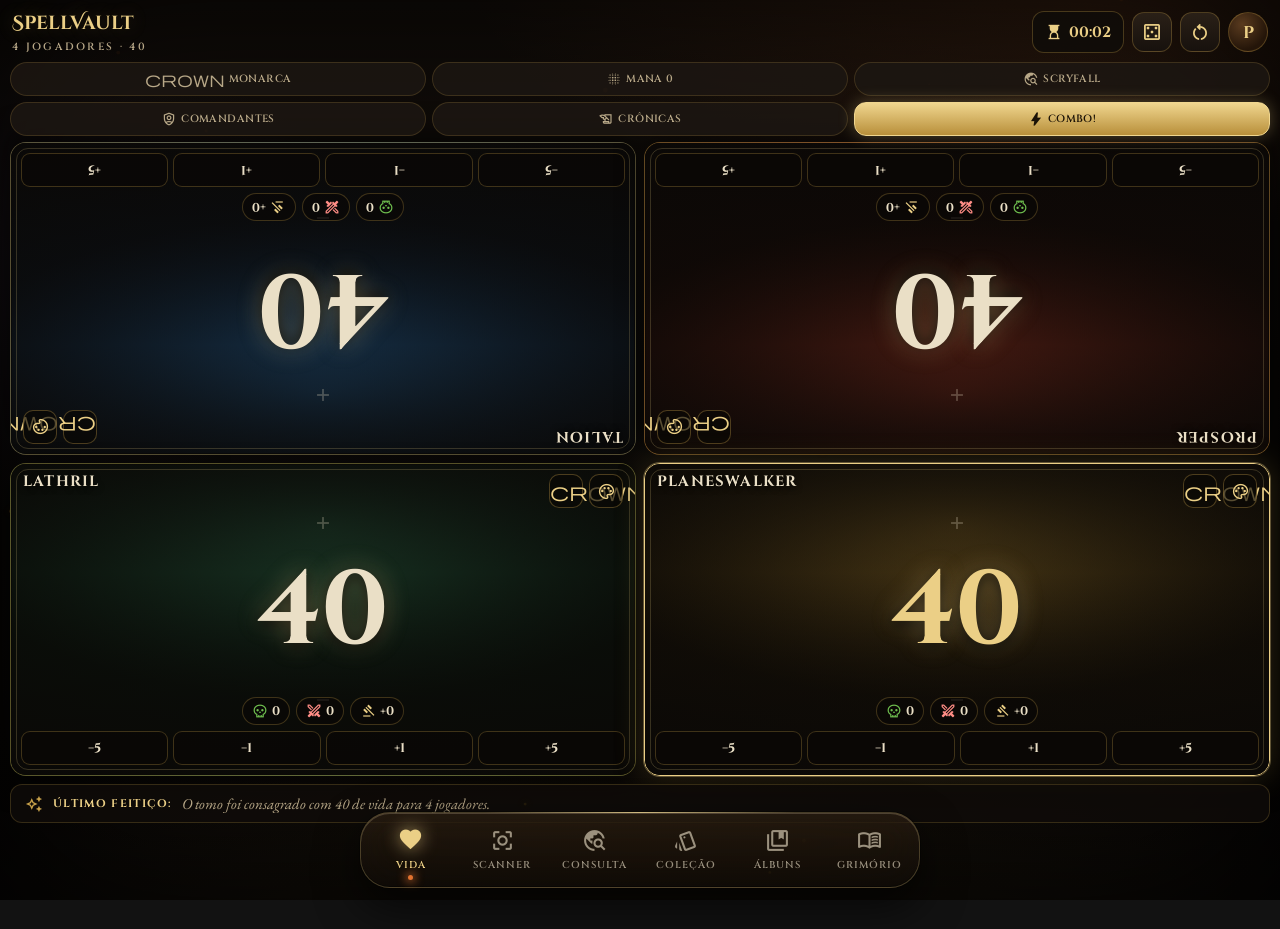
<file: index.html>
<!doctype html>
<html lang="pt-BR">
  <head>
    <meta charset="UTF-8" />
    <meta name="viewport" content="width=device-width, initial-scale=1, viewport-fit=cover" />
    <title>SpellVault</title>
    <meta name="description" content="Grimório do jogador de Magic: marcador de vida para Commander, scanner de cartas, coleção e álbuns com o lugar exato de cada carta." />
    <meta name="theme-color" content="#0a0806" />
    <link rel="icon" href="data:image/svg+xml,%3Csvg xmlns='http://www.w3.org/2000/svg' viewBox='0 0 32 32'%3E%3Crect width='32' height='32' rx='7' fill='%230a0806'/%3E%3Cpath d='M16 4l3 7 7 1-5 5 1 8-6-4-6 4 1-8-5-5 7-1z' fill='none' stroke='%23ebcf86' stroke-width='1.6'/%3E%3C/svg%3E" />
    <link rel="preconnect" href="https://fonts.googleapis.com" />
    <link rel="preconnect" href="https://fonts.gstatic.com" crossorigin />
    <link href="https://fonts.googleapis.com/css2?family=Cinzel:wght@500;600;700;800&family=Cinzel+Decorative:wght@700&family=EB+Garamond:ital,wght@0,400;0,500;0,600;1,400;1,500&display=swap" rel="stylesheet" />
    <link href="https://fonts.googleapis.com/css2?family=Material+Symbols+Outlined:opsz,wght,FILL,GRAD@20..48,300..600,0..1,0&display=block" rel="stylesheet" />
    <link rel="stylesheet" href="assets/css/app.css" />
  </head>
  <body>
    <canvas id="brasas" aria-hidden="true"></canvas>
    <main id="app"></main>
    <nav class="nav-vidro" id="nav" aria-label="Navegação principal"></nav>
    <div class="veu" id="veu" hidden></div>
    <section class="folha" id="folha" role="dialog" aria-modal="true" hidden></section>
    <div class="toast" id="toast" role="status" aria-live="polite"></div>

    <script src="assets/js/versao.js"></script>
    <script src="assets/js/modo.js"></script>
    <script src="assets/js/ui.js"></script>
    <script src="assets/js/scryfall.js"></script>
    <script src="assets/js/dados.js"></script>
    <script src="assets/js/liga.js"></script>
    <script src="assets/js/vida.js"></script>
    <script src="assets/js/vida-extra.js"></script>
    <script src="assets/js/colecao.js"></script>
    <script src="assets/js/desejos.js"></script>
    <script src="assets/js/detalhe.js"></script>
    <script src="assets/js/consulta.js"></script>
    <script src="assets/js/albuns.js"></script>
    <script src="assets/js/album3d.js"></script>
    <script src="assets/js/forja.js"></script>
    <script src="assets/js/scanner.js"></script>
    <script src="assets/js/grimorio.js"></script>
    <script src="assets/js/app.js"></script>
  </body>
</html>
</file>
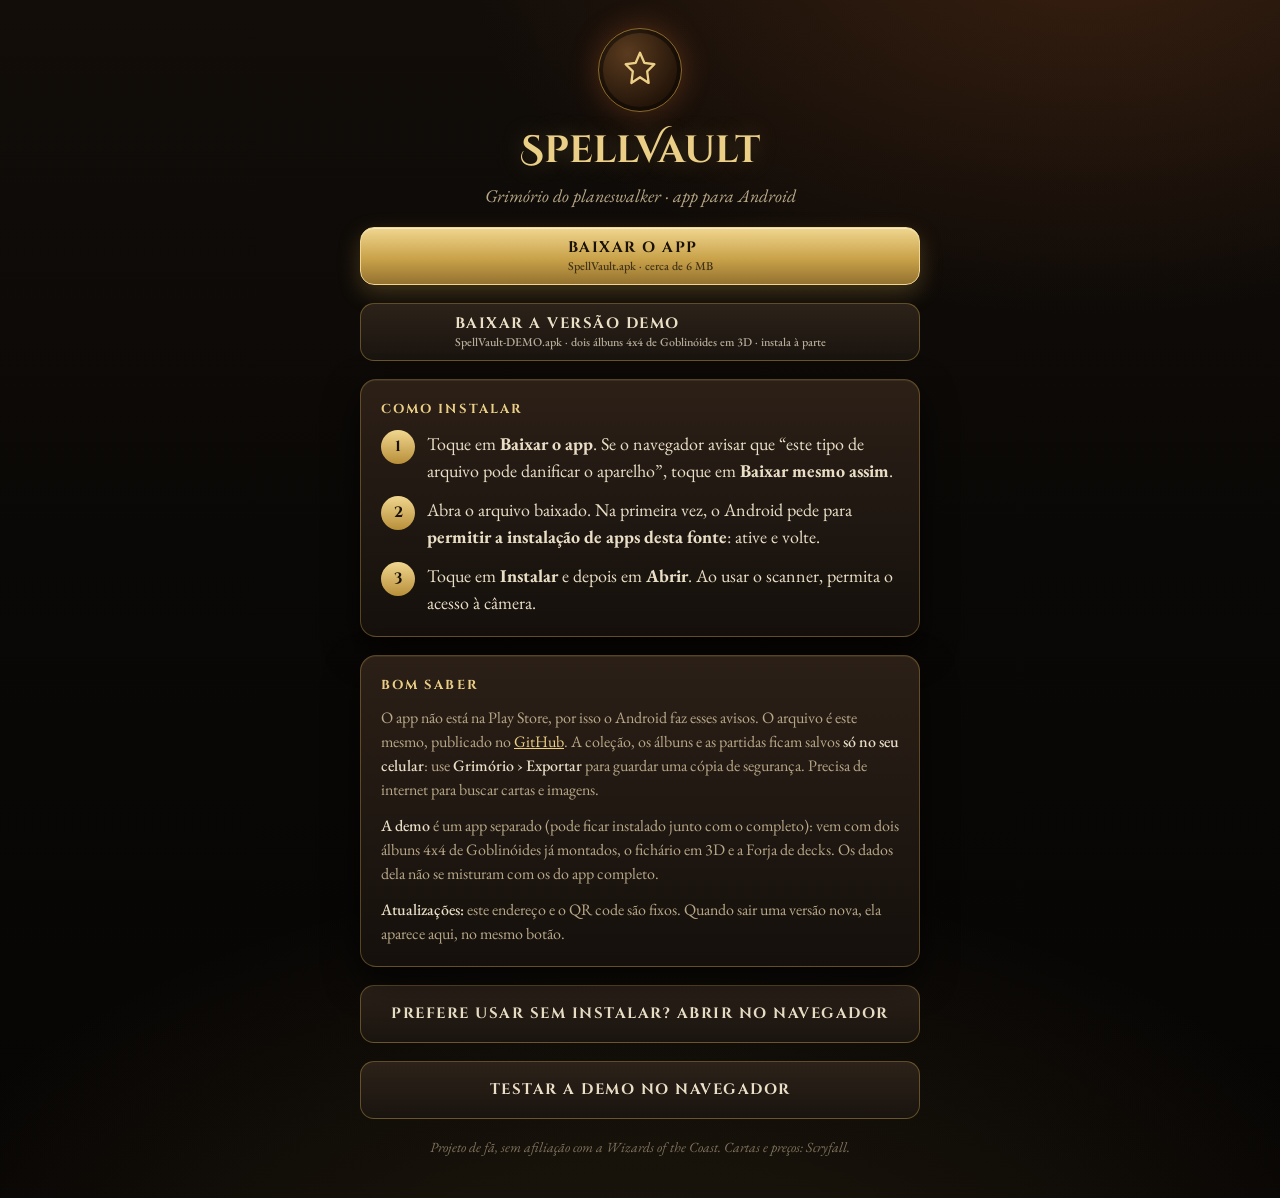
<file: baixar.html>
<!doctype html>
<html lang="pt-BR">
<head>
<meta charset="utf-8" />
<meta name="viewport" content="width=device-width, initial-scale=1, viewport-fit=cover" />
<title>Baixar o SpellVault</title>
<meta name="description" content="Baixe o SpellVault para Android: marcador de vida de Commander, scanner de cartas, coleção e álbuns." />
<meta name="theme-color" content="#0a0806" />
<link rel="icon" href="data:image/svg+xml,%3Csvg xmlns='http://www.w3.org/2000/svg' viewBox='0 0 32 32'%3E%3Crect width='32' height='32' rx='7' fill='%230a0806'/%3E%3Cpath d='M16 4l3 7 7 1-5 5 1 8-6-4-6 4 1-8-5-5 7-1z' fill='none' stroke='%23ebcf86' stroke-width='1.6'/%3E%3C/svg%3E" />
<link rel="preconnect" href="https://fonts.googleapis.com" />
<link rel="preconnect" href="https://fonts.gstatic.com" crossorigin />
<link href="https://fonts.googleapis.com/css2?family=Cinzel:wght@600;700&family=Cinzel+Decorative:wght@700&family=EB+Garamond:ital,wght@0,400;0,500;1,400&display=swap" rel="stylesheet" />
<style>
  :root { color-scheme: dark; --noite: #0a0806; --couro: #2a1f16; --ouro: #c9a24a; --ouro2: #ebcf86; --perg: #eadfc6; --tinta: #b8a888; --brasa: #e2722f; }
  * { box-sizing: border-box; margin: 0; padding: 0; }
  body { min-height: 100dvh; background: radial-gradient(70% 45% at 85% -5%, rgba(226, 114, 47, 0.18), transparent 70%), radial-gradient(90% 60% at 50% 115%, rgba(201, 162, 74, 0.14), transparent 70%), linear-gradient(180deg, #120d09, var(--noite) 45%, #070504); color: var(--perg); font: 400 18px/1.5 "EB Garamond", Georgia, serif; padding: calc(28px + env(safe-area-inset-top, 0px)) 18px calc(40px + env(safe-area-inset-bottom, 0px)); -webkit-font-smoothing: antialiased; }
  main { width: min(560px, 100%); margin: 0 auto; display: grid; gap: 18px; }
  .selo { width: 84px; height: 84px; border-radius: 50%; margin: 0 auto; display: grid; place-items: center; background: radial-gradient(circle at 35% 30%, #5a3b1f, #241509 70%); border: 1px solid #8a6a2c; box-shadow: inset 0 0 0 4px rgba(0, 0, 0, 0.45), 0 0 30px rgba(226, 114, 47, 0.3); }
  .selo svg { width: 46px; height: 46px; }
  h1 { font: 700 38px/1.1 "Cinzel Decorative", "Cinzel", Georgia, serif; text-align: center; color: var(--ouro2); text-shadow: 0 0 24px rgba(235, 207, 134, 0.25); }
  .sub { text-align: center; color: var(--tinta); font-style: italic; margin-top: -8px; }
  .tomo { position: relative; border-radius: 16px; padding: 20px; background: linear-gradient(180deg, rgba(48, 35, 25, 0.9), rgba(22, 17, 13, 0.94)); border: 1px solid rgba(201, 162, 74, 0.36); box-shadow: inset 0 1px 0 rgba(255, 230, 170, 0.08), 0 14px 34px rgba(0, 0, 0, 0.6); }
  .botao { display: flex; align-items: center; justify-content: center; gap: 10px; min-height: 58px; padding: 0 20px; border-radius: 14px; text-decoration: none; font: 700 15px "Cinzel", Georgia, serif; letter-spacing: 0.1em; text-transform: uppercase; color: #1b1206; background: linear-gradient(180deg, #f0d68f, #c9a24a 55%, #94722f); border: 1px solid #f0d68f; box-shadow: inset 0 1px 0 rgba(255, 255, 255, 0.45), 0 8px 22px rgba(201, 162, 74, 0.28); }
  .botao.sec { color: var(--perg); background: linear-gradient(180deg, #2c2219, #1a140f); border-color: rgba(201, 162, 74, 0.4); box-shadow: none; }
  .botao small { display: block; font: 500 12px "EB Garamond", serif; letter-spacing: 0; text-transform: none; opacity: 0.75; }
  h2 { font: 700 13px "Cinzel", Georgia, serif; letter-spacing: 0.16em; text-transform: uppercase; color: var(--ouro2); margin-bottom: 12px; }
  ol { list-style: none; counter-reset: p; display: grid; gap: 12px; }
  ol li { counter-increment: p; display: grid; grid-template-columns: 34px 1fr; gap: 12px; align-items: start; }
  ol li::before { content: counter(p); display: grid; place-items: center; width: 34px; height: 34px; border-radius: 50%; font: 700 15px "Cinzel", serif; color: #1b1206; background: linear-gradient(180deg, #f0d68f, #b88f3a); }
  .nota { font-size: 16px; color: var(--tinta); }
  .nota b { color: var(--perg); font-weight: 500; }
  a { color: var(--ouro2); }
  .fim { text-align: center; font-size: 14px; color: #7f735e; font-style: italic; }
</style>
</head>
<body>
<main>
  <div class="selo"><svg viewBox="0 0 32 32" aria-hidden="true"><path d="M16 4l3 7 7 1-5 5 1 8-6-4-6 4 1-8-5-5 7-1z" fill="none" stroke="#ebcf86" stroke-width="1.6" stroke-linejoin="round"/></svg></div>
  <h1>SpellVault</h1>
  <p class="sub">Grimório do planeswalker · app para Android</p>

  <a class="botao" id="baixar" href="https://github.com/datzerogames/spellvault/releases/latest/download/SpellVault.apk" download>
    <span>Baixar o app<small>SpellVault.apk · cerca de 6 MB</small></span>
  </a>
  <a class="botao sec" id="baixar-demo" href="https://github.com/datzerogames/spellvault/releases/latest/download/SpellVault-DEMO.apk" download>
    <span>Baixar a versão DEMO<small>SpellVault-DEMO.apk · dois álbuns 4x4 de Goblinóides em 3D · instala à parte</small></span>
  </a>

  <section class="tomo">
    <h2>Como instalar</h2>
    <ol>
      <li><span>Toque em <b>Baixar o app</b>. Se o navegador avisar que “este tipo de arquivo pode danificar o aparelho”, toque em <b>Baixar mesmo assim</b>.</span></li>
      <li><span>Abra o arquivo baixado. Na primeira vez, o Android pede para <b>permitir a instalação de apps desta fonte</b>: ative e volte.</span></li>
      <li><span>Toque em <b>Instalar</b> e depois em <b>Abrir</b>. Ao usar o scanner, permita o acesso à câmera.</span></li>
    </ol>
  </section>

  <section class="tomo">
    <h2>Bom saber</h2>
    <p class="nota">O app não está na Play Store, por isso o Android faz esses avisos. O arquivo é este mesmo, publicado no <a href="https://github.com/datzerogames/spellvault/releases">GitHub</a>. A coleção, os álbuns e as partidas ficam salvos <b>só no seu celular</b>: use <b>Grimório › Exportar</b> para guardar uma cópia de segurança. Precisa de internet para buscar cartas e imagens.</p>
    <p class="nota" style="margin-top:12px"><b>A demo</b> é um app separado (pode ficar instalado junto com o completo): vem com dois álbuns 4x4 de Goblinóides já montados, o fichário em 3D e a Forja de decks. Os dados dela não se misturam com os do app completo.</p>
    <p class="nota" style="margin-top:12px"><b>Atualizações:</b> este endereço e o QR code são fixos. Quando sair uma versão nova, ela aparece aqui, no mesmo botão.</p>
  </section>

  <a class="botao sec" href="./">Prefere usar sem instalar? Abrir no navegador</a>
  <a class="botao sec" href="./?demo=1">Testar a demo no navegador</a>
  <p class="fim">Projeto de fã, sem afiliação com a Wizards of the Coast. Cartas e preços: Scryfall.</p>
</main>
</body>
</html>
</file>
<file: assets/css/app.css>
/* SpellVault — grimório medieval: pedra fuligem, couro, ouro velho e brasa.
   Layout: celular primeiro; telas como páginas de um tomo e a barra de vidro fumê flutuando no rodapé. */
:root {
  color-scheme: dark;
  --noite: #0a0806; --pedra: #14100c; --pedra2: #1d1712; --pedra3: #2a2119; --couro: #3a2617;
  --ouro: #c9a24a; --ouro2: #ebcf86; --ouro3: #8a6a2c;
  --perg: #eadfc6; --tinta: #b8a888; --tinta2: #7f735e;
  --sangue: #b3262d; --brasa: #e2722f; --veneno: #6fbf4f; --arcano: #9b6bd6; --gelo: #5aa3d6;
  --W: #efe4c6; --U: #3f86c6; --B: #6d5a7a; --R: #c8442c; --G: #3d8a4f; --C: #9a948a; --M: #c9a24a;
  --fd: "Cinzel Decorative", "Cinzel", Georgia, serif;
  --ft: "Cinzel", Georgia, serif;
  --fc: "EB Garamond", Georgia, "Times New Roman", serif;
  --r: 14px;
  --sombra: 0 14px 34px rgba(0, 0, 0, 0.6);
  --nav-h: 76px;
  --ruido: url("data:image/svg+xml;utf8,<svg xmlns='http://www.w3.org/2000/svg' width='180' height='180'><filter id='n'><feTurbulence type='fractalNoise' baseFrequency='.9' numOctaves='3' stitchTiles='stitch'/><feColorMatrix values='0 0 0 0 0.9  0 0 0 0 0.8  0 0 0 0 0.6  0 0 0 .5 0'/></filter><rect width='100%' height='100%' filter='url(%23n)' opacity='.55'/></svg>");
}
* { box-sizing: border-box; margin: 0; padding: 0; }
html { -webkit-tap-highlight-color: transparent; }
body {
  min-height: 100dvh; color: var(--perg); font: 400 17px/1.45 var(--fc);
  background:
    radial-gradient(70% 45% at 85% -5%, rgba(226, 114, 47, 0.16), transparent 70%),
    radial-gradient(60% 40% at -10% 30%, rgba(155, 107, 214, 0.09), transparent 70%),
    radial-gradient(90% 60% at 50% 115%, rgba(201, 162, 74, 0.12), transparent 70%),
    linear-gradient(180deg, #120d09, var(--noite) 40%, #070504);
  background-attachment: fixed;
  -webkit-font-smoothing: antialiased;
  padding-bottom: calc(var(--nav-h) + 30px + env(safe-area-inset-bottom, 0px));
}
body::before { content: ""; position: fixed; inset: 0; background: var(--ruido); opacity: 0.22; mix-blend-mode: overlay; pointer-events: none; z-index: 0; }
body::after { content: ""; position: fixed; inset: 0; pointer-events: none; z-index: 0; box-shadow: inset 0 0 160px 40px rgba(0, 0, 0, 0.75); }
#brasas { position: fixed; inset: 0; width: 100%; height: 100%; pointer-events: none; z-index: 0; opacity: 0.8; }
#app { position: relative; z-index: 1; }
a { color: inherit; text-decoration: none; }
button, a, label { touch-action: manipulation; }
button, input, select, textarea { font: inherit; color: inherit; }
button { cursor: pointer; background: none; border: 0; }
img { display: block; max-width: 100%; }
[hidden] { display: none !important; }
:focus-visible { outline: 2px solid var(--ouro2); outline-offset: 2px; border-radius: 8px; }
.ms { font-family: "Material Symbols Outlined" !important; font-weight: normal !important; font-style: normal; font-size: 22px; line-height: 1; letter-spacing: normal !important; text-transform: none !important; display: inline-block; white-space: nowrap; direction: ltr; -webkit-font-smoothing: antialiased; font-variation-settings: "FILL" 0, "wght" 400; vertical-align: middle; }
.ms.fill { font-variation-settings: "FILL" 1, "wght" 500; }
.pagina { width: min(980px, 100% - 28px); margin: 0 auto; padding-top: calc(14px + env(safe-area-inset-top, 0px)); }

/* ---------- tipografia ---------- */
h1, h2, h3 { font-family: var(--ft); font-weight: 700; letter-spacing: 0.02em; line-height: 1.12; text-wrap: balance; }
.rot { font: 600 11px var(--ft); letter-spacing: 0.16em; text-transform: uppercase; color: var(--tinta); display: flex; align-items: center; gap: 8px; }
.rot .ms { font-size: 16px; color: var(--ouro); }
.muted { color: var(--tinta); } .dim { color: var(--tinta2); }
.ouro { color: var(--ouro2); }
.num { font-family: var(--ft); font-variant-numeric: tabular-nums lining-nums; }
.rubrica { display: flex; align-items: center; gap: 12px; margin: 26px 0 12px; font: 700 15px var(--ft); letter-spacing: 0.14em; text-transform: uppercase; color: var(--ouro2); }
.rubrica::before, .rubrica::after { content: ""; height: 1px; flex: 1; background: linear-gradient(90deg, transparent, var(--ouro3)); }
.rubrica::after { background: linear-gradient(90deg, var(--ouro3), transparent); }
.rubrica span { display: inline-flex; align-items: center; gap: 8px; }
.rubrica span::before, .rubrica span::after { content: "◆"; font-size: 8px; color: var(--ouro); }

/* ---------- cabeçalho ---------- */
.topo { display: flex; align-items: center; gap: 12px; padding: 4px 0 14px; }
.selo { width: 44px; height: 44px; border-radius: 50%; display: grid; place-items: center; flex: none; background: radial-gradient(circle at 35% 30%, #5a3b1f, #241509 70%); border: 1px solid var(--ouro3); box-shadow: inset 0 0 0 3px rgba(0, 0, 0, 0.45), 0 0 18px rgba(226, 114, 47, 0.25); color: var(--ouro2); }
.marca { line-height: 1; }
.marca b { display: block; font: 700 23px var(--fd); color: var(--ouro2); text-shadow: 0 0 18px rgba(235, 207, 134, 0.25); }
.marca small { font: 600 10.5px var(--ft); letter-spacing: 0.22em; text-transform: uppercase; color: var(--tinta); }
.topo .acoes { margin-left: auto; display: flex; gap: 8px; }

/* ---------- superfícies: tomo de couro com filete de ouro ---------- */
.tomo { position: relative; border-radius: var(--r); background: linear-gradient(180deg, rgba(48, 35, 25, 0.9), rgba(22, 17, 13, 0.94)); border: 1px solid rgba(201, 162, 74, 0.36); box-shadow: inset 0 1px 0 rgba(255, 230, 170, 0.08), inset 0 0 0 1px rgba(0, 0, 0, 0.55), var(--sombra); }
.tomo::before { content: ""; position: absolute; inset: 5px; border: 1px solid rgba(201, 162, 74, 0.14); border-radius: calc(var(--r) - 4px); pointer-events: none; }
.tomo.pad { padding: 18px; }
.cantos::after { content: ""; position: absolute; inset: 2px; pointer-events: none; border-radius: var(--r);
  background:
    linear-gradient(var(--ouro), var(--ouro)) top left / 14px 2px no-repeat, linear-gradient(var(--ouro), var(--ouro)) top left / 2px 14px no-repeat,
    linear-gradient(var(--ouro), var(--ouro)) top right / 14px 2px no-repeat, linear-gradient(var(--ouro), var(--ouro)) top right / 2px 14px no-repeat,
    linear-gradient(var(--ouro), var(--ouro)) bottom left / 14px 2px no-repeat, linear-gradient(var(--ouro), var(--ouro)) bottom left / 2px 14px no-repeat,
    linear-gradient(var(--ouro), var(--ouro)) bottom right / 14px 2px no-repeat, linear-gradient(var(--ouro), var(--ouro)) bottom right / 2px 14px no-repeat; opacity: 0.75; }
.pedra { background: linear-gradient(180deg, rgba(29, 23, 18, 0.92), rgba(16, 12, 9, 0.95)); border: 1px solid rgba(201, 162, 74, 0.18); border-radius: 12px; }

/* ---------- botões ---------- */
.bt { display: inline-flex; align-items: center; justify-content: center; gap: 8px; min-height: 46px; padding: 0 18px; border-radius: 12px; font: 700 13px var(--ft); letter-spacing: 0.1em; text-transform: uppercase; color: var(--perg); background: linear-gradient(180deg, #2c2219, #1a140f); border: 1px solid rgba(201, 162, 74, 0.38); box-shadow: inset 0 1px 0 rgba(255, 230, 170, 0.08); transition: transform 0.12s, border-color 0.15s, box-shadow 0.15s; white-space: nowrap; }
.bt:hover { border-color: var(--ouro); box-shadow: 0 0 16px rgba(201, 162, 74, 0.18), inset 0 1px 0 rgba(255, 230, 170, 0.1); }
.bt:active { transform: scale(0.97); }
.bt.ouro { color: #1b1206; border-color: #f0d68f; background: linear-gradient(180deg, #f0d68f, #c9a24a 55%, #94722f); box-shadow: inset 0 1px 0 rgba(255, 255, 255, 0.45), 0 8px 22px rgba(201, 162, 74, 0.25); text-shadow: 0 1px 0 rgba(255, 240, 200, 0.4); }
.bt.sangue { color: #ffd9d4; border-color: rgba(179, 38, 45, 0.6); background: linear-gradient(180deg, rgba(120, 22, 26, 0.55), rgba(60, 10, 12, 0.6)); }
.bt.fantasma { background: transparent; }
.bt.peq { min-height: 36px; padding: 0 12px; font-size: 11px; border-radius: 10px; }
.bt.cheio { width: 100%; }
.bt[disabled] { opacity: 0.45; pointer-events: none; }
.bt.quebra { white-space: normal; min-height: 54px; padding: 8px 14px; line-height: 1.2; }
.bt.quebra small { display: block; font: 600 10.5px var(--ft); letter-spacing: 0.06em; opacity: 0.8; margin-top: 3px; text-transform: none; }
.ico-bt { width: 42px; height: 42px; display: grid; place-items: center; border-radius: 12px; background: linear-gradient(180deg, #2a2017, #17110d); border: 1px solid rgba(201, 162, 74, 0.3); color: var(--ouro2); flex: none; }
.ico-bt:hover { border-color: var(--ouro); }
.ico-bt.on { color: #1b1206; background: linear-gradient(180deg, #f0d68f, #b88f3a); }

/* ---------- chips e campos ---------- */
.chips { display: flex; gap: 8px; overflow-x: auto; scrollbar-width: none; padding: 2px 0 6px; }
.chips::-webkit-scrollbar { display: none; }
.chip { flex: none; display: inline-flex; align-items: center; gap: 6px; height: 34px; padding: 0 13px; border-radius: 999px; font: 600 11.5px var(--ft); letter-spacing: 0.08em; text-transform: uppercase; color: var(--tinta); background: rgba(29, 23, 18, 0.85); border: 1px solid rgba(201, 162, 74, 0.2); }
.chip.on { color: var(--ouro2); border-color: var(--ouro); background: rgba(201, 162, 74, 0.12); box-shadow: 0 0 12px rgba(201, 162, 74, 0.15); }
.chip .n { font-size: 10.5px; color: var(--tinta2); }
.busca { display: flex; align-items: center; gap: 10px; height: 50px; padding: 0 8px 0 14px; border-radius: 14px; background: rgba(16, 12, 9, 0.9); border: 1px solid rgba(201, 162, 74, 0.3); box-shadow: inset 0 2px 8px rgba(0, 0, 0, 0.6); }
.busca .ms { color: var(--arcano); filter: drop-shadow(0 0 6px rgba(155, 107, 214, 0.5)); }
.busca input { flex: 1; min-width: 0; background: none; border: 0; outline: 0; font: 500 17px var(--fc); color: var(--perg); }
.busca input::placeholder { color: var(--tinta2); font-style: italic; }
.campo label { display: block; font: 600 11px var(--ft); letter-spacing: 0.12em; text-transform: uppercase; color: var(--tinta); margin-bottom: 6px; }
.campo input, .campo select, .campo textarea { width: 100%; min-height: 46px; padding: 10px 14px; border-radius: 12px; background: rgba(12, 9, 7, 0.9); border: 1px solid rgba(201, 162, 74, 0.28); outline: 0; font: 500 16px var(--fc); color: var(--perg); }
.campo select option { background: #17110d; }
.campo input:focus, .campo select:focus, .campo textarea:focus { border-color: var(--ouro); box-shadow: 0 0 0 3px rgba(201, 162, 74, 0.15); }
.campo small { display: block; margin-top: 5px; font-size: 14px; color: var(--tinta2); font-style: italic; }
.form { display: grid; gap: 14px; }
.dupla { display: grid; grid-template-columns: 1fr 1fr; gap: 12px; }
.seg { display: grid; grid-auto-flow: column; grid-auto-columns: 1fr; gap: 4px; padding: 4px; border-radius: 12px; background: rgba(12, 9, 7, 0.9); border: 1px solid rgba(201, 162, 74, 0.22); }
.seg button { min-height: 38px; border-radius: 9px; font: 700 12px var(--ft); letter-spacing: 0.08em; color: var(--tinta); }
.seg button.on { color: #1b1206; background: linear-gradient(180deg, #f0d68f, #b88f3a); }
.check { display: flex; align-items: center; gap: 10px; font-size: 16px; color: var(--perg); }
.check input { appearance: none; width: 22px; height: 22px; border-radius: 5px; border: 1px solid var(--ouro3); background: #120d09; display: grid; place-items: center; transform: rotate(45deg) scale(0.82); }
.check input:checked { background: linear-gradient(135deg, #f0d68f, #b88f3a); border-color: var(--ouro2); }
.check input:checked::after { content: ""; width: 6px; height: 6px; background: #1b1206; border-radius: 1px; }

/* ---------- mana ---------- */
.mana { display: inline-flex; gap: 3px; vertical-align: middle; }
.pip { width: 19px; height: 19px; border-radius: 50%; display: inline-grid; place-items: center; font: 700 10px var(--ft); color: #1b1206; background: var(--C); box-shadow: inset 0 -2px 0 rgba(0, 0, 0, 0.25), 0 0 0 1px rgba(0, 0, 0, 0.6); }
.pip.W { background: var(--W); } .pip.U { background: var(--U); color: #eaf3ff; } .pip.B { background: var(--B); color: #f1e8ff; } .pip.R { background: var(--R); color: #fff0e8; } .pip.G { background: var(--G); color: #eaffef; }
.pip.X, .pip.N { background: #b9b2a4; }

/* ---------- barra de navegação de vidro fumê ---------- */
.nav-vidro {
  position: fixed; z-index: 30; left: 50%; transform: translateX(-50%);
  bottom: calc(12px + env(safe-area-inset-bottom, 0px)); width: min(560px, calc(100% - 22px)); height: var(--nav-h);
  display: grid; grid-template-columns: repeat(6, 1fr); align-items: center; padding: 0 4px; border-radius: 30px;
  background: linear-gradient(180deg, rgba(74, 52, 33, 0.34), rgba(18, 13, 9, 0.52));
  -webkit-backdrop-filter: blur(20px) saturate(160%); backdrop-filter: blur(20px) saturate(160%);
  border: 1px solid rgba(235, 207, 134, 0.24);
  box-shadow: 0 18px 44px rgba(0, 0, 0, 0.65), inset 0 1px 0 rgba(255, 236, 190, 0.2), inset 0 -1px 0 rgba(0, 0, 0, 0.45), 0 0 0 1px rgba(0, 0, 0, 0.35);
}
.nav-vidro::before { content: ""; position: absolute; left: 22%; right: 22%; top: -1px; height: 1px; background: linear-gradient(90deg, transparent, rgba(255, 228, 160, 0.75), transparent); }
.nav-vidro a { position: relative; height: 100%; min-width: 0; display: flex; flex-direction: column; align-items: center; justify-content: center; gap: 5px; color: rgba(234, 223, 198, 0.62); font: 600 10px var(--ft); letter-spacing: 0.1em; text-transform: uppercase; transition: color 0.2s; }
.nav-vidro a .ms { font-size: 25px; transition: transform 0.2s, filter 0.2s; }
.nav-vidro a.on { color: var(--ouro2); }
.nav-vidro a.on .ms { transform: translateY(-1px); filter: drop-shadow(0 0 9px rgba(235, 207, 134, 0.7)); font-variation-settings: "FILL" 1, "wght" 500; }
.nav-vidro a.on::after { content: ""; position: absolute; bottom: 7px; width: 5px; height: 5px; border-radius: 50%; background: var(--brasa); box-shadow: 0 0 10px 2px rgba(226, 114, 47, 0.8); }

/* ---------- folha (bottom sheet) e toast ---------- */
.veu { position: fixed; inset: 0; z-index: 40; background: rgba(5, 3, 2, 0.6); backdrop-filter: blur(3px); }
.folha { position: fixed; z-index: 41; left: 50%; bottom: 0; transform: translateX(-50%); width: min(640px, 100%); max-height: 88dvh; overflow: auto; padding: 10px 18px calc(22px + env(safe-area-inset-bottom, 0px)); border-radius: 22px 22px 0 0; background: linear-gradient(180deg, #2a1f16, #120d09 40%); border: 1px solid rgba(201, 162, 74, 0.42); border-bottom: 0; box-shadow: 0 -20px 60px rgba(0, 0, 0, 0.7); animation: sobe 0.22s ease; }
@keyframes sobe { from { transform: translate(-50%, 30px); opacity: 0; } }
.folha .alca { width: 44px; height: 4px; border-radius: 4px; background: var(--ouro3); margin: 0 auto 12px; }
.folha h2 { font-size: 21px; color: var(--ouro2); margin-bottom: 4px; }
.folha .fechar { position: absolute; right: 12px; top: 12px; }
.toast { position: fixed; z-index: 60; left: 50%; bottom: calc(var(--nav-h) + 30px + env(safe-area-inset-bottom, 0px)); transform: translate(-50%, 20px); opacity: 0; pointer-events: none; transition: 0.25s; display: flex; align-items: center; gap: 8px; padding: 11px 16px; border-radius: 12px; background: rgba(28, 21, 15, 0.96); border: 1px solid var(--ouro3); box-shadow: var(--sombra); font: 500 16px var(--fc); max-width: calc(100% - 32px); }
.toast .ms { color: var(--ouro2); }
.toast.on { opacity: 1; transform: translate(-50%, 0); }

/* ---------- VIDA ---------- */
.vida-topo { display: flex; align-items: center; gap: 8px; padding: calc(10px + env(safe-area-inset-top, 0px)) 12px 8px; position: relative; z-index: 2; }
.vida-topo .marca b { font-size: 19px; }
.vida-topo .marca small { white-space: nowrap; }
.vida-topo .ico-bt { width: 40px; height: 40px; }
.relogio { display: inline-flex; align-items: center; gap: 6px; height: 42px; padding: 0 12px; border-radius: 12px; background: rgba(16, 12, 9, 0.85); border: 1px solid rgba(201, 162, 74, 0.3); font: 700 15px var(--ft); color: var(--ouro2); font-variant-numeric: tabular-nums; }
.relogio .ms { font-size: 18px; }
.mesa { position: relative; z-index: 1; display: grid; gap: 8px; padding: 0 10px; height: calc(100dvh - 150px - var(--nav-h) - 40px - env(safe-area-inset-top, 0px) - env(safe-area-inset-bottom, 0px)); min-height: 440px; }
.mesa.j2 { grid-template-columns: 1fr; grid-template-rows: 1fr 1fr; }
.mesa.j3 { grid-template-columns: 1fr 1fr; grid-template-rows: 1fr 1fr; }
.mesa.j3 .jog:first-child { grid-column: 1 / -1; }
.mesa.j4 { grid-template-columns: 1fr 1fr; grid-template-rows: 1fr 1fr; }
.mesa.j5, .mesa.j6 { grid-template-columns: 1fr 1fr; grid-template-rows: 1fr 1fr 1fr; }
.mesa.j5 .jog:last-child { grid-column: 1 / -1; }
.jog { position: relative; border-radius: 16px; overflow: hidden; isolation: isolate; border: 1px solid rgba(201, 162, 74, 0.4); box-shadow: inset 0 0 0 1px rgba(0, 0, 0, 0.6), 0 10px 26px rgba(0, 0, 0, 0.55); background: var(--fundo, linear-gradient(160deg, #3a2617, #120d09)); min-height: 0; }
.jog.vira { transform: rotate(180deg); }
.jog .arte { position: absolute; inset: 0; z-index: -2; background-size: cover; background-position: center 30%; filter: saturate(0.85) contrast(1.05); }
.jog::before { content: ""; position: absolute; inset: 0; z-index: -1; background: radial-gradient(80% 70% at 50% 45%, rgba(10, 8, 6, 0.35), rgba(10, 8, 6, 0.86)), linear-gradient(180deg, rgba(10, 8, 6, 0.55), transparent 35%, rgba(10, 8, 6, 0.75)); }
.jog::after { content: ""; position: absolute; inset: 5px; border: 1px solid rgba(235, 207, 134, 0.2); border-radius: 12px; pointer-events: none; }
.jog.eu { border-color: var(--ouro2); box-shadow: 0 0 0 1px rgba(235, 207, 134, 0.35), 0 0 30px rgba(201, 162, 74, 0.22), 0 10px 26px rgba(0, 0, 0, 0.55); }
.jog.morto { filter: grayscale(0.85) brightness(0.65); }
.jog .cab { position: absolute; left: 12px; right: 12px; top: 10px; display: flex; align-items: flex-start; gap: 8px; z-index: 3; }
.jog .nome { font: 700 15px var(--ft); letter-spacing: 0.08em; text-transform: uppercase; color: var(--perg); text-shadow: 0 2px 6px #000; text-align: left; line-height: 1.1; }
.jog .nome small { display: block; font: italic 500 13px var(--fc); letter-spacing: 0; text-transform: none; color: var(--tinta); margin-top: 2px; }
.jog .cab .icos { margin-left: auto; display: flex; gap: 6px; }
.jog .mini { width: 34px; height: 34px; border-radius: 10px; display: grid; place-items: center; background: rgba(10, 8, 6, 0.65); border: 1px solid rgba(201, 162, 74, 0.35); color: var(--ouro2); }
.jog .mini .ms { font-size: 19px; }
.jog .mini.coroa { color: #1b1206; background: linear-gradient(180deg, #f0d68f, #b88f3a); }
.jog .vida { position: absolute; left: 0; right: 0; top: 50%; transform: translateY(-58%); text-align: center; pointer-events: none; z-index: 2; }
.jog .vida b { display: block; font: 700 clamp(56px, 13vw, 104px) / 1 var(--ft); color: var(--perg); text-shadow: 0 0 24px rgba(235, 207, 134, 0.35), 0 4px 12px #000; font-variant-numeric: tabular-nums lining-nums; }
.jog.eu .vida b { color: var(--ouro2); }
.jog .delta { position: absolute; left: 50%; top: 18%; transform: translateX(-50%); font: 700 22px var(--ft); color: var(--veneno); text-shadow: 0 2px 6px #000; opacity: 0; transition: opacity 0.2s; }
.jog .delta.on { opacity: 1; }
.jog .delta.neg { color: #ff8d86; }
.jog .toque { position: absolute; left: 0; right: 0; z-index: 1; display: flex; justify-content: center; color: rgba(234, 223, 198, 0.28); }
.jog .toque.mais { top: 0; height: 50%; align-items: flex-start; padding-top: 48px; }
.jog .toque.menos { bottom: 0; height: 50%; align-items: flex-end; padding-bottom: 64px; }
.jog .toque:active { background: radial-gradient(60% 60% at 50% 50%, rgba(235, 207, 134, 0.12), transparent 70%); }
.jog .base { position: absolute; left: 10px; right: 10px; bottom: 10px; z-index: 3; display: grid; gap: 6px; }
.jog .contadores { display: flex; justify-content: center; gap: 6px; flex-wrap: wrap; }
.jog .cont { display: inline-flex; align-items: center; gap: 4px; height: 28px; padding: 0 9px; border-radius: 999px; background: rgba(10, 8, 6, 0.72); border: 1px solid rgba(201, 162, 74, 0.28); font: 700 12.5px var(--ft); color: var(--perg); }
.jog .cont .ms { font-size: 16px; }
.jog .cont.veneno .ms { color: var(--veneno); } .jog .cont.cmd .ms { color: #ff8d86; } .jog .cont.taxa .ms { color: var(--ouro2); } .jog .cont.energia .ms { color: var(--gelo); }
.jog .cont.alerta { border-color: var(--sangue); color: #ffb3ad; }
.jog .passos { display: grid; grid-template-columns: repeat(4, 1fr); gap: 5px; }
.jog .passos button { height: 34px; border-radius: 9px; font: 700 13px var(--ft); background: rgba(10, 8, 6, 0.72); border: 1px solid rgba(201, 162, 74, 0.28); color: var(--perg); }
.jog .passos button:active { background: rgba(201, 162, 74, 0.25); }
.jog .credito { position: absolute; right: 12px; bottom: 54px; z-index: 2; font: italic 12px var(--fc); color: rgba(234, 223, 198, 0.45); }
.jog .derrota { position: absolute; inset: 0; z-index: 4; display: grid; place-items: center; text-align: center; background: rgba(8, 4, 3, 0.55); font: 700 16px var(--ft); letter-spacing: 0.14em; color: #ff9b94; text-transform: uppercase; pointer-events: none; }
.jog .derrota .ms { font-size: 46px; display: block; margin: 0 auto 6px; }
.cronica { display: flex; align-items: center; gap: 10px; margin: 8px 10px 0; padding: 9px 14px; border-radius: 12px; background: rgba(16, 12, 9, 0.8); border: 1px solid rgba(201, 162, 74, 0.22); font: italic 15px var(--fc); color: var(--tinta); position: relative; z-index: 1; }
.cronica .ms { color: var(--ouro); font-size: 18px; }
.cronica b { font-style: normal; font: 700 11px var(--ft); letter-spacing: 0.12em; color: var(--ouro2); text-transform: uppercase; }
.dados-grade { display: grid; grid-template-columns: repeat(4, 1fr); gap: 8px; margin: 14px 0; }
.dado-bt { aspect-ratio: 1; border-radius: 14px; display: grid; place-items: center; align-content: center; gap: 2px; background: linear-gradient(180deg, #2c2219, #16110c); border: 1px solid rgba(201, 162, 74, 0.35); font: 700 15px var(--ft); color: var(--ouro2); }
.dado-bt .ms { font-size: 26px; }
.resultado-dado { text-align: center; padding: 14px; border-radius: 16px; background: radial-gradient(circle, rgba(201, 162, 74, 0.16), transparent 70%); }
.resultado-dado b { display: block; font: 700 76px/1 var(--ft); color: var(--ouro2); text-shadow: 0 0 30px rgba(235, 207, 134, 0.45); }
.lista-hist li { list-style: none; display: flex; gap: 10px; padding: 9px 0; border-bottom: 1px dashed rgba(201, 162, 74, 0.18); font-size: 16px; }
.lista-hist time { font: 600 12px var(--ft); color: var(--tinta2); min-width: 46px; padding-top: 3px; }
.linha-cont { display: flex; align-items: center; gap: 10px; padding: 10px 0; border-bottom: 1px solid rgba(201, 162, 74, 0.14); }
.linha-cont .q { margin-left: auto; display: flex; align-items: center; gap: 8px; }
.linha-cont .q b { min-width: 36px; text-align: center; font: 700 22px var(--ft); }
.linha-cont .q b.letal { color: #ff8d86; }
.fundos { display: grid; grid-template-columns: repeat(6, 1fr); gap: 8px; margin: 10px 0 16px; }
.fundos button { aspect-ratio: 1; border-radius: 12px; border: 1px solid rgba(201, 162, 74, 0.35); }
.fundos button.on { outline: 2px solid var(--ouro2); outline-offset: 2px; }
.res-busca { display: grid; gap: 8px; margin-top: 10px; max-height: 320px; overflow: auto; }
.res-busca button { display: flex; align-items: center; gap: 12px; padding: 8px; border-radius: 12px; text-align: left; background: rgba(16, 12, 9, 0.8); border: 1px solid rgba(201, 162, 74, 0.2); }
.res-busca button:hover { border-color: var(--ouro); }
.res-busca img { width: 64px; height: 47px; object-fit: cover; border-radius: 6px; flex: none; }
.res-busca img.carta { width: 46px; height: 64px; }
.res-busca b { font: 700 15px var(--fc); display: block; }
.res-busca small { color: var(--tinta2); font-size: 13.5px; }

/* ---------- COLEÇÃO ---------- */
.resumo { display: grid; grid-template-columns: repeat(3, 1fr); gap: 8px; margin: 12px 0; }
.resumo div { padding: 12px; text-align: center; }
.resumo b { display: block; font: 700 22px var(--ft); color: var(--ouro2); font-variant-numeric: tabular-nums; }
.resumo span { font: 600 10px var(--ft); letter-spacing: 0.12em; text-transform: uppercase; color: var(--tinta2); }
.grade-cartas { display: grid; grid-template-columns: repeat(auto-fill, minmax(150px, 1fr)); gap: 12px; }
.carta-mini { position: relative; display: block; text-align: left; border-radius: 12px; overflow: hidden; background: #120d09; border: 1px solid rgba(201, 162, 74, 0.3); box-shadow: 0 8px 18px rgba(0, 0, 0, 0.5); transition: transform 0.15s, border-color 0.15s; }
.carta-mini:hover { transform: translateY(-2px); border-color: var(--ouro); }
.carta-mini .img { aspect-ratio: 488 / 680; background: linear-gradient(160deg, #2a1f16, #0e0a07); display: grid; place-items: center; overflow: hidden; }
.carta-mini .img img { width: 100%; height: 100%; object-fit: cover; }
.carta-mini .img .ms { font-size: 40px; color: var(--ouro3); }
.carta-mini .rodape { padding: 8px 10px 10px; }
.carta-mini b { display: block; font: 600 15px/1.15 var(--fc); white-space: nowrap; overflow: hidden; text-overflow: ellipsis; }
.carta-mini small { display: flex; justify-content: space-between; gap: 6px; font: 600 11px var(--ft); letter-spacing: 0.06em; color: var(--tinta2); margin-top: 3px; }
.carta-mini small .v { color: var(--ouro2); }
.selo-foil { position: absolute; top: 8px; right: 8px; z-index: 2; font: 700 9.5px var(--ft); letter-spacing: 0.12em; padding: 3px 7px; border-radius: 6px; color: #1a1030; background: linear-gradient(115deg, #f6d9ff, #9be7ff 35%, #fff2a8 65%, #ffb3e6); box-shadow: 0 2px 8px rgba(0, 0, 0, 0.5); }
.foil-brilho { position: absolute; inset: 0; z-index: 1; pointer-events: none; mix-blend-mode: color-dodge; opacity: 0.35; background: linear-gradient(115deg, transparent 20%, rgba(255, 170, 240, 0.55) 35%, rgba(150, 230, 255, 0.55) 45%, rgba(255, 245, 170, 0.55) 55%, transparent 70%); background-size: 250% 250%; animation: foil 4.5s ease-in-out infinite; }
@keyframes foil { 0%, 100% { background-position: 0% 0%; } 50% { background-position: 100% 100%; } }
.raridade { font: 700 10.5px var(--ft); letter-spacing: 0.14em; text-transform: uppercase; }
.raridade.mythic { color: #ff9b54; } .raridade.rare { color: var(--ouro2); } .raridade.uncommon { color: #b9c8d6; } .raridade.common { color: var(--tinta); } .raridade.special, .raridade.bonus { color: var(--arcano); }
.fab { position: fixed; z-index: 29; right: max(18px, calc(50% - 470px)); bottom: calc(var(--nav-h) + 26px + env(safe-area-inset-bottom, 0px)); width: 58px; height: 58px; border-radius: 50%; display: grid; place-items: center; color: #1b1206; background: radial-gradient(circle at 35% 30%, #fbe7ac, #c9a24a 55%, #7a5b23); border: 1px solid #f6dc95; box-shadow: 0 10px 26px rgba(0, 0, 0, 0.6), 0 0 22px rgba(201, 162, 74, 0.35); }
.fab .ms { font-size: 30px; }
.vazio { text-align: center; padding: 36px 18px; color: var(--tinta); font-style: italic; }
.vazio .ms { display: block; margin: 0 auto 10px; font-size: 46px; color: var(--ouro3); }

/* ---------- CARTA (detalhe) ---------- */
.detalhe { display: grid; grid-template-columns: minmax(0, 1fr); gap: 16px; }
.palco3d { perspective: 1100px; display: grid; place-items: center; padding: 14px 0 6px; }
.carta3d { position: relative; width: min(300px, 74vw); aspect-ratio: 488 / 680; transform-style: preserve-3d; transition: transform 0.6s cubic-bezier(0.2, 0.7, 0.2, 1); cursor: grab; touch-action: none; }
.carta3d .face { position: absolute; inset: 0; border-radius: 4.6% / 3.3%; overflow: hidden; backface-visibility: hidden; box-shadow: 0 24px 50px rgba(0, 0, 0, 0.7), 0 0 40px rgba(201, 162, 74, 0.12); background: #0e0a07; }
.carta3d .face img { width: 100%; height: 100%; object-fit: cover; }
.carta3d .tras { transform: rotateY(180deg); }
.carta3d .reflexo { position: absolute; inset: 0; pointer-events: none; background: radial-gradient(circle at var(--lx, 30%) var(--ly, 20%), rgba(255, 245, 220, 0.28), transparent 45%); mix-blend-mode: soft-light; }
.carta3d .holo { position: absolute; inset: 0; pointer-events: none; mix-blend-mode: color-dodge; opacity: 0.45; background: linear-gradient(calc(var(--ang, 115) * 1deg), transparent 15%, rgba(255, 140, 230, 0.6) 30%, rgba(130, 230, 255, 0.6) 42%, rgba(255, 248, 150, 0.6) 54%, rgba(160, 255, 190, 0.5) 64%, transparent 80%); background-size: 200% 200%; background-position: var(--hx, 50%) var(--hy, 50%); }
.verso-proprio { width: 100%; height: 100%; display: grid; place-items: center; align-content: center; gap: 10px; background: radial-gradient(circle at 50% 45%, #4a2e18, #170e07 70%), var(--ruido); border: 8px solid #1a120b; border-radius: inherit; text-align: center; }
.verso-proprio .sigilo { width: 46%; aspect-ratio: 1; border-radius: 50%; display: grid; place-items: center; border: 2px solid var(--ouro); box-shadow: 0 0 0 6px rgba(201, 162, 74, 0.15), inset 0 0 30px rgba(226, 114, 47, 0.35); color: var(--ouro2); }
.verso-proprio .sigilo .ms { font-size: 64px; }
.verso-proprio b { font: 700 18px var(--fd); color: var(--ouro2); letter-spacing: 0.04em; }
.ctrl-3d { display: flex; justify-content: center; gap: 8px; }
.nome-carta h1 { font: 600 30px/1.1 var(--fc); letter-spacing: 0; color: var(--perg); }
.nome-carta .en { font: italic 16px var(--fc); color: var(--tinta2); }
.texto-regras { padding: 14px 16px; border-radius: 12px; background: linear-gradient(180deg, rgba(234, 223, 198, 0.08), rgba(234, 223, 198, 0.03)); border: 1px solid rgba(201, 162, 74, 0.22); font-size: 17px; white-space: pre-line; }
.texto-regras .tipo { display: flex; justify-content: space-between; gap: 10px; font: 600 17px var(--fc); color: var(--ouro2); margin-bottom: 8px; padding-bottom: 8px; border-bottom: 1px solid rgba(201, 162, 74, 0.2); }
.etiquetas { display: flex; flex-wrap: wrap; gap: 6px; }
.etiqueta { font: 700 10.5px var(--ft); letter-spacing: 0.1em; text-transform: uppercase; padding: 5px 9px; border-radius: 7px; background: rgba(12, 9, 7, 0.9); border: 1px solid rgba(201, 162, 74, 0.3); color: var(--tinta); }
.etiqueta.ouro { color: var(--ouro2); border-color: var(--ouro); }
.preco { display: flex; align-items: baseline; justify-content: space-between; gap: 10px; }
.preco b { font: 700 28px var(--ft); color: var(--ouro2); }
.onde { padding: 16px; }
.onde h3 { display: flex; align-items: center; gap: 10px; font-size: 19px; color: var(--ouro2); }
.onde .local { font: 600 26px var(--fc); color: var(--perg); margin: 10px 0 2px; }
.onde .local em { color: var(--ouro2); font-style: normal; }
.mapa-pag { display: grid; gap: 6px; margin: 12px auto 4px; padding: 10px; border-radius: 12px; background: rgba(8, 6, 4, 0.8); border: 1px solid rgba(201, 162, 74, 0.2); }
.mapa-pag div { aspect-ratio: 488 / 680; border-radius: 6px; display: grid; place-items: center; align-content: center; font: 700 12px var(--ft); color: var(--tinta2); background: rgba(42, 33, 25, 0.55); border: 1px solid rgba(201, 162, 74, 0.12); overflow: hidden; position: relative; }
.mapa-pag div img { position: absolute; inset: 0; width: 100%; height: 100%; object-fit: cover; opacity: 0.35; }
.mapa-pag div span { position: relative; }
.mapa-pag .alvo { border: 2px solid var(--ouro2); color: var(--ouro2); box-shadow: 0 0 18px rgba(235, 207, 134, 0.45); }
.mapa-pag .alvo img { opacity: 0.9; }
.mapa-pag .alvo::after { content: ""; position: absolute; right: -4px; top: -4px; width: 12px; height: 12px; border-radius: 50%; background: var(--brasa); box-shadow: 0 0 12px var(--brasa); animation: pulso 1.6s infinite; }
@keyframes pulso { 50% { transform: scale(1.35); opacity: 0.6; } }
.copias li { list-style: none; display: flex; align-items: center; gap: 12px; padding: 11px 0; border-bottom: 1px solid rgba(201, 162, 74, 0.14); }
.copias .ms { color: var(--ouro); }
.copias b { font: 600 16px var(--fc); display: block; }
.copias small { color: var(--tinta2); font-size: 14px; }
.copias .aqui { margin-left: auto; font: 700 10px var(--ft); letter-spacing: 0.12em; color: #1b1206; background: var(--ouro2); padding: 3px 7px; border-radius: 6px; }
.acoes-carta { display: grid; gap: 8px; }
.acoes-carta .dupla { gap: 8px; }

/* ---------- ÁLBUNS ---------- */
.estante { display: grid; grid-template-columns: repeat(auto-fill, minmax(150px, 1fr)); gap: 14px; }
.livro { position: relative; display: block; text-align: left; padding: 16px 14px 14px 22px; min-height: 172px; border-radius: 6px 14px 14px 6px; color: var(--perg); background: linear-gradient(90deg, rgba(0, 0, 0, 0.45) 0 12px, transparent 12px), linear-gradient(160deg, var(--capa, #3a2617), #140d08); border: 1px solid rgba(201, 162, 74, 0.45); box-shadow: inset -2px 0 0 rgba(0, 0, 0, 0.5), inset 14px 0 0 -12px rgba(235, 207, 134, 0.35), 0 12px 24px rgba(0, 0, 0, 0.55); transition: transform 0.15s; }
.livro:hover { transform: translateY(-3px) rotate(-0.4deg); }
.livro::before { content: ""; position: absolute; left: 4px; top: 10px; bottom: 10px; width: 2px; background: repeating-linear-gradient(180deg, var(--ouro) 0 6px, transparent 6px 14px); opacity: 0.6; }
.livro::after { content: ""; position: absolute; right: -1px; top: -1px; width: 22px; height: 22px; border-top: 2px solid var(--ouro); border-right: 2px solid var(--ouro); border-radius: 0 14px 0 0; opacity: 0.8; }
.livro .ms { color: var(--ouro2); font-size: 28px; }
.livro b { display: block; font: 700 15px/1.2 var(--ft); margin: 10px 0 4px; letter-spacing: 0.03em; }
.livro small { font-size: 14px; color: var(--tinta); font-style: italic; }
.livro.ativo { border-color: var(--ouro2); box-shadow: 0 0 0 1px rgba(235, 207, 134, 0.35), 0 0 26px rgba(201, 162, 74, 0.25), 0 12px 24px rgba(0, 0, 0, 0.55); }
.barra { height: 8px; border-radius: 6px; background: rgba(8, 6, 4, 0.9); border: 1px solid rgba(201, 162, 74, 0.2); overflow: hidden; margin-top: 10px; }
.barra i { display: block; height: 100%; background: linear-gradient(90deg, #8a6a2c, var(--ouro2)); box-shadow: 0 0 10px rgba(235, 207, 134, 0.5); }
.paginador { display: flex; align-items: center; gap: 10px; margin: 14px 0; }
.paginador .info { flex: 1; text-align: center; }
.paginador .info b { display: block; font: 700 17px var(--ft); color: var(--ouro2); }
.paginador .info small { font: 600 11px var(--ft); letter-spacing: 0.12em; color: var(--tinta2); text-transform: uppercase; }
.folha-album { display: grid; gap: 10px; padding: 14px; border-radius: 16px; background: linear-gradient(180deg, #1b140e, #0d0906); border: 1px solid rgba(201, 162, 74, 0.35); box-shadow: inset 0 0 40px rgba(0, 0, 0, 0.7); }
.slot { position: relative; aspect-ratio: 488 / 680; border-radius: 10px; overflow: hidden; display: block; width: 100%; text-align: left; background: linear-gradient(160deg, rgba(42, 33, 25, 0.5), rgba(10, 8, 6, 0.8)); border: 1px dashed rgba(201, 162, 74, 0.3); }
.slot.cheio { border-style: solid; border-color: rgba(201, 162, 74, 0.45); }
.slot img { width: 100%; height: 100%; object-fit: cover; }
.slot .n { position: absolute; left: 6px; top: 6px; z-index: 2; font: 700 11px var(--ft); padding: 2px 6px; border-radius: 6px; background: rgba(10, 8, 6, 0.8); color: var(--ouro2); }
.slot .vazio-slot { position: absolute; inset: 0; display: grid; place-items: center; align-content: center; gap: 4px; color: var(--tinta2); font: 600 11px var(--ft); letter-spacing: 0.1em; text-transform: uppercase; }
.slot .vazio-slot .ms { font-size: 30px; color: var(--ouro3); }
.slot .legenda { position: absolute; left: 0; right: 0; bottom: 0; z-index: 2; padding: 22px 8px 7px; background: linear-gradient(180deg, transparent, rgba(8, 5, 3, 0.92)); font: 600 13px/1.15 var(--fc); }
.slot .legenda small { display: block; font: 700 10px var(--ft); letter-spacing: 0.08em; color: var(--ouro2); margin-top: 2px; }
.slot.alvo { border: 2px solid var(--ouro2); box-shadow: 0 0 20px rgba(235, 207, 134, 0.4); }
.lista-caixa li { list-style: none; display: flex; align-items: center; gap: 12px; padding: 8px; border-bottom: 1px solid rgba(201, 162, 74, 0.12); }
.lista-caixa img { width: 42px; height: 58px; object-fit: cover; border-radius: 5px; }
.lista-caixa .pos { font: 700 12px var(--ft); color: var(--ouro2); min-width: 40px; }
.tipos-album { display: grid; grid-template-columns: repeat(auto-fill, minmax(110px, 1fr)); gap: 8px; }
.tipos-album button { padding: 12px 8px; border-radius: 12px; background: rgba(16, 12, 9, 0.85); border: 1px solid rgba(201, 162, 74, 0.22); text-align: center; font: 600 12px var(--ft); color: var(--tinta); }
.tipos-album button .ms { display: block; margin: 0 auto 6px; color: var(--ouro); }
.tipos-album button.on { border-color: var(--ouro2); color: var(--ouro2); background: rgba(201, 162, 74, 0.12); }
.cores-album { display: flex; gap: 8px; flex-wrap: wrap; }
.cores-album button { width: 38px; height: 38px; border-radius: 10px; border: 1px solid rgba(201, 162, 74, 0.35); }
.cores-album button.on { outline: 2px solid var(--ouro2); outline-offset: 2px; }

/* ---------- SCANNER ---------- */
.visor { position: relative; aspect-ratio: 3 / 4; max-height: 62dvh; margin: 0 auto; width: 100%; border-radius: 18px; overflow: hidden; background: radial-gradient(circle at 50% 40%, #2a1f16, #070504 75%); border: 1px solid rgba(201, 162, 74, 0.35); box-shadow: inset 0 0 60px rgba(0, 0, 0, 0.8), var(--sombra); }
.visor video, .visor img.foto { position: absolute; inset: 0; width: 100%; height: 100%; object-fit: cover; }
.visor .moldura { position: absolute; left: 50%; top: 50%; width: 62%; aspect-ratio: 63 / 88; transform: translate(-50%, -50%); border-radius: 12px; box-shadow: 0 0 0 999px rgba(5, 3, 2, 0.45); }
.visor .moldura i { position: absolute; width: 26px; height: 26px; border-color: var(--ouro2); border-style: solid; filter: drop-shadow(0 0 6px rgba(235, 207, 134, 0.8)); }
.visor .moldura i:nth-child(1) { left: -2px; top: -2px; border-width: 3px 0 0 3px; border-radius: 10px 0 0 0; }
.visor .moldura i:nth-child(2) { right: -2px; top: -2px; border-width: 3px 3px 0 0; border-radius: 0 10px 0 0; }
.visor .moldura i:nth-child(3) { left: -2px; bottom: -2px; border-width: 0 0 3px 3px; border-radius: 0 0 0 10px; }
.visor .moldura i:nth-child(4) { right: -2px; bottom: -2px; border-width: 0 3px 3px 0; border-radius: 0 0 10px 0; }
.visor .faixa-nome { position: absolute; left: 4%; right: 18%; top: 3.5%; height: 9%; border: 1px dashed rgba(155, 107, 214, 0.9); border-radius: 6px; box-shadow: 0 0 12px rgba(155, 107, 214, 0.5); }
.visor .faixa-nome::after { content: "nome"; position: absolute; right: -2px; top: 100%; font: 600 9.5px var(--ft); letter-spacing: 0.12em; text-transform: uppercase; color: var(--arcano); }
.visor .linha-scan { position: absolute; left: 4%; right: 4%; height: 2px; top: 10%; background: linear-gradient(90deg, transparent, var(--arcano), transparent); box-shadow: 0 0 12px var(--arcano); animation: varre 2.4s ease-in-out infinite; }
@keyframes varre { 50% { top: 88%; } }
.visor .hud { position: absolute; left: 12px; right: 12px; top: 12px; display: flex; justify-content: space-between; gap: 8px; z-index: 5; pointer-events: none; }
.visor .hud > * { pointer-events: auto; }
.visor .hud span { display: inline-flex; align-items: center; gap: 6px; padding: 6px 10px; border-radius: 999px; background: rgba(8, 6, 4, 0.75); border: 1px solid rgba(201, 162, 74, 0.3); font: 700 10.5px var(--ft); letter-spacing: 0.1em; text-transform: uppercase; color: var(--perg); }
.visor .hud .vivo { color: var(--veneno); }
.visor .aviso { position: absolute; left: 0; right: 0; bottom: 14px; text-align: center; font: italic 15px var(--fc); color: var(--tinta); z-index: 2; padding: 0 16px; }
.visor .inicio { position: absolute; inset: 0; display: grid; place-items: center; align-content: center; gap: 12px; text-align: center; padding: 20px; z-index: 3; }
.visor .inicio .ms.grande { font-size: 64px; color: var(--ouro2); filter: drop-shadow(0 0 14px rgba(235, 207, 134, 0.5)); }
.scan-acoes { display: grid; grid-template-columns: minmax(0, 1fr) auto minmax(0, 1fr); align-items: center; gap: 10px; margin: 14px 0; }
.scan-acoes .bt { width: 100%; padding: 0 10px; font-size: 11.5px; letter-spacing: 0.06em; }
.obturador { width: 74px; height: 74px; border-radius: 50%; display: grid; place-items: center; background: radial-gradient(circle at 35% 30%, #fbe7ac, #c9a24a 55%, #7a5b23); border: 3px solid #1b1206; box-shadow: 0 0 0 2px var(--ouro2), 0 0 26px rgba(201, 162, 74, 0.45); color: #1b1206; }
.obturador .ms { font-size: 34px; }
.obturador.ocupado { animation: gira 1s linear infinite; }
@keyframes gira { to { transform: rotate(360deg); } }
.resultado { display: grid; grid-template-columns: 110px minmax(0, 1fr); gap: 14px; padding: 14px; }
.resultado img { width: 110px; border-radius: 8px; box-shadow: 0 10px 24px rgba(0, 0, 0, 0.6); }
.resultado h3 { font: 600 22px/1.15 var(--fc); }
.lote li { list-style: none; display: flex; align-items: center; gap: 10px; padding: 8px 0; border-bottom: 1px solid rgba(201, 162, 74, 0.14); }
.lote img { width: 38px; height: 53px; border-radius: 4px; object-fit: cover; }

/* ---------- GRIMÓRIO ---------- */
.perfil { display: flex; align-items: center; gap: 14px; padding: 16px; }
.perfil .selo { width: 64px; height: 64px; }
.perfil .selo .ms { font-size: 32px; }
.perfil h2 { font-size: 22px; color: var(--ouro2); }
.barras-cor { display: grid; gap: 8px; }
.barras-cor div { display: grid; grid-template-columns: 90px 1fr 46px; align-items: center; gap: 10px; font-size: 15px; }
.barras-cor .trilho { height: 10px; border-radius: 6px; background: rgba(8, 6, 4, 0.9); overflow: hidden; border: 1px solid rgba(201, 162, 74, 0.15); }
.barras-cor .trilho i { display: block; height: 100%; }
.barras-cor b { font: 700 13px var(--ft); text-align: right; }
.decks li { list-style: none; display: flex; align-items: center; gap: 10px; padding: 10px 0; border-bottom: 1px solid rgba(201, 162, 74, 0.14); }
.decks li b { font: 600 17px var(--fc); }
.creditos { font-size: 14px; color: var(--tinta2); font-style: italic; text-align: center; margin: 22px 0 6px; }
.creditos a { color: var(--ouro); text-decoration: underline; text-decoration-color: rgba(201, 162, 74, 0.4); }

.fila { display: flex; align-items: center; gap: 10px; flex-wrap: wrap; }
.espaco { flex: 1; }
.mt { margin-top: 14px; } .mt2 { margin-top: 22px; }
.carregando { display: inline-block; width: 18px; height: 18px; border-radius: 50%; border: 2px solid rgba(201, 162, 74, 0.25); border-top-color: var(--ouro2); animation: gira 0.8s linear infinite; vertical-align: middle; }

/* ---------- CONSULTA, FICHA COMPLETA, LIGA E DESEJOS ---------- */
.seg button { display: inline-flex; align-items: center; justify-content: center; gap: 6px; }
.seg button .ms { font-size: 18px; }
.liga-tag { font: 700 9px var(--ft); letter-spacing: 0.1em; text-transform: uppercase; font-style: normal; padding: 1px 5px; border-radius: 5px; color: #1b1206; background: var(--brasa); vertical-align: 2px; }
.selo-cofre { position: absolute; top: 8px; left: 8px; z-index: 2; font: 700 9.5px var(--ft); letter-spacing: 0.1em; padding: 3px 7px; border-radius: 6px; background: rgba(10, 8, 6, 0.88); color: var(--ouro2); border: 1px solid var(--ouro3); }
.q-gerada { font: 500 13px Consolas, "Courier New", monospace; color: var(--tinta2); word-break: break-word; padding: 8px 10px; border-radius: 8px; background: rgba(8, 6, 4, 0.7); border: 1px dashed rgba(201, 162, 74, 0.2); }
.chips.quebra { flex-wrap: wrap; overflow: visible; }
.filtro-grupo { margin-top: 18px; }
.filtro-grupo > .rot { margin-bottom: 2px; }
.sel-linha { display: grid; grid-template-columns: 110px 1fr; gap: 8px; }
.idiomas { justify-content: center; flex-wrap: wrap; overflow: visible; }
.idiomas .chip { height: 30px; padding: 0 11px; font-size: 11px; }
.texto-regras .tipo .fila { align-items: center; }
.flavor { margin-top: 10px; padding-top: 8px; border-top: 1px dashed rgba(201, 162, 74, 0.2); font: italic 16px var(--fc); color: var(--tinta); }

/* gavetas que abrem e fecham */
.gaveta { overflow: hidden; }
.gaveta-cab { width: 100%; display: flex; align-items: center; gap: 10px; padding: 15px 16px; text-align: left; font: 700 12.5px var(--ft); letter-spacing: 0.12em; text-transform: uppercase; color: var(--ouro2); position: relative; z-index: 1; }
.gaveta-cab > .ms:first-child { color: var(--ouro); }
.gaveta-cab > span:nth-child(2) { flex: 1; min-width: 0; }
.gaveta-cab .n { margin-left: auto; font: 600 11px var(--ft); letter-spacing: 0.06em; color: var(--tinta2); }
.gaveta-cab .seta { transition: transform 0.2s; color: var(--tinta); }
.gaveta.aberta .seta { transform: rotate(180deg); }
.gaveta-corpo { padding: 2px 16px 16px; position: relative; z-index: 1; }

.legal-grade { display: grid; grid-template-columns: repeat(auto-fill, minmax(150px, 1fr)); gap: 8px; }
.leg { display: flex; justify-content: space-between; align-items: center; gap: 8px; padding: 9px 11px; border-radius: 10px; background: rgba(12, 9, 7, 0.85); border: 1px solid rgba(201, 162, 74, 0.16); font: 600 15px var(--fc); }
.leg b { font: 700 9.5px var(--ft); letter-spacing: 0.08em; text-transform: uppercase; white-space: nowrap; }
.leg.legal { border-color: rgba(111, 191, 79, 0.4); } .leg.legal b { color: var(--veneno); }
.leg.banned { border-color: rgba(179, 38, 45, 0.55); } .leg.banned b { color: #ff8d86; }
.leg.restricted { border-color: rgba(201, 162, 74, 0.55); } .leg.restricted b { color: var(--ouro2); }
.leg.not_legal b { color: var(--tinta2); } .leg.not_legal { opacity: 0.7; }

.edicoes { list-style: none; }
.edicoes a { display: flex; align-items: center; gap: 12px; padding: 10px 8px; border-bottom: 1px solid rgba(201, 162, 74, 0.12); border-radius: 8px; }
.edicoes a:hover { background: rgba(201, 162, 74, 0.06); }
.edicoes a.aqui { background: rgba(201, 162, 74, 0.12); }
.seticon { width: 26px; height: 26px; flex: none; object-fit: contain; filter: invert(86%) sepia(30%) saturate(520%) hue-rotate(5deg) brightness(95%); opacity: 0.9; }
.edicoes .info { flex: 1; min-width: 0; }
.edicoes .info b { display: block; font: 600 16px/1.2 var(--fc); }
.edicoes .info small { color: var(--tinta2); font-size: 13.5px; }
.edicoes .pv { text-align: right; font: 700 13px var(--ft); color: var(--ouro2); white-space: nowrap; }
.edicoes .pv small { display: block; font: 600 9.5px var(--ft); letter-spacing: 0.1em; text-transform: uppercase; color: var(--tinta2); }

.tab-wrap { overflow-x: auto; }
.tab-preco { width: 100%; border-collapse: collapse; font: 600 14px var(--ft); }
.tab-preco th, .tab-preco td { padding: 9px 8px; text-align: right; border-bottom: 1px solid rgba(201, 162, 74, 0.14); white-space: nowrap; }
.tab-preco thead th { font-size: 10px; letter-spacing: 0.12em; text-transform: uppercase; color: var(--tinta2); }
.tab-preco tbody th { text-align: left; font: 600 11px var(--ft); letter-spacing: 0.08em; color: var(--tinta); text-transform: uppercase; }
.tab-preco tr.destaque td { color: var(--ouro2); }

.liga { border-color: rgba(226, 114, 47, 0.5); background: linear-gradient(180deg, rgba(70, 36, 18, 0.55), rgba(22, 17, 13, 0.94)); }
.liga .rot .ms { color: var(--brasa); }
.liga-q { display: grid; grid-template-columns: repeat(3, 1fr); gap: 8px; margin-top: 8px; }
.liga-q div { text-align: center; padding: 10px 6px; border-radius: 10px; background: rgba(10, 8, 6, 0.8); border: 1px solid rgba(201, 162, 74, 0.2); }
.liga-q b { display: block; font: 700 17px var(--ft); color: var(--ouro2); font-variant-numeric: tabular-nums; }
.liga-q span { font: 600 9.5px var(--ft); letter-spacing: 0.12em; text-transform: uppercase; color: var(--tinta2); }

.dl { display: grid; grid-template-columns: minmax(110px, 38%) 1fr; }
.dl dt, .dl dd { padding: 9px 0; border-bottom: 1px solid rgba(201, 162, 74, 0.12); font-size: 16px; }
.dl dt { color: var(--tinta); font: 600 10.5px var(--ft); letter-spacing: 0.1em; text-transform: uppercase; padding-top: 12px; }
.dl dd { color: var(--perg); word-break: break-word; }

.regras-of { list-style: none; }
.regras-of li { padding: 11px 0; border-bottom: 1px dashed rgba(201, 162, 74, 0.18); }
.regras-of time { font: 700 10.5px var(--ft); letter-spacing: 0.1em; color: var(--ouro); text-transform: uppercase; }
.regras-of p { margin-top: 5px; font-size: 16px; }

.desejos { list-style: none; }
.desejos li { display: flex; align-items: center; gap: 10px; padding: 10px 0; border-bottom: 1px solid rgba(201, 162, 74, 0.14); }
.desejos img { width: 44px; height: 61px; object-fit: cover; border-radius: 5px; flex: none; }
.desejos b { font: 600 16px/1.2 var(--fc); }
.desejos .q { display: flex; align-items: center; gap: 6px; }
.desejos .q b { min-width: 22px; text-align: center; font: 700 16px var(--ft); }
.desejos .q .ico-bt, .desejos > li > .ico-bt { width: 34px; height: 34px; border-radius: 10px; }
.desejos .ms { font-size: 19px; }
@media (max-width: 420px) { .desejos .q .ico-bt { width: 30px; height: 30px; } .desejos li { gap: 8px; } .sel-linha { grid-template-columns: 96px 1fr; } }

@media (min-width: 720px) {
  .detalhe { grid-template-columns: 340px minmax(0, 1fr); align-items: start; }
  .detalhe > .coluna-carta { position: sticky; top: 16px; }
  .grade-cartas { grid-template-columns: repeat(auto-fill, minmax(170px, 1fr)); }
}
@media (max-width: 420px) {
  body { font-size: 16px; }
  .grade-cartas { grid-template-columns: repeat(2, minmax(0, 1fr)); gap: 10px; }
  .estante { grid-template-columns: repeat(2, minmax(0, 1fr)); }
  .dupla { grid-template-columns: 1fr; }
  .jog .passos button { height: 30px; font-size: 12px; }
  .nav-vidro a { font-size: 8.5px; letter-spacing: 0.03em; }
  .nav-vidro a .ms { font-size: 23px; }
  .vida-topo { gap: 6px; padding-left: 8px; padding-right: 8px; }
  .vida-topo .marca b { font-size: 16px; }
  .relogio { padding: 0 9px; font-size: 13px; }
}
@media (prefers-reduced-motion: reduce) { *, *::before, *::after { animation: none !important; transition: none !important; } #brasas { display: none; } }

/* ---------- VIDA: barra de ferramentas, mana pool, comandantes, combo ---------- */
.barra-vida { padding: 0 12px 6px; position: relative; z-index: 2; }
.barra-vida .chip { height: 36px; }
.chip .ms { font-size: 17px; }
.chip.combo { color: #1b1206; border-color: #f0d68f; background: linear-gradient(180deg, #f0d68f, #b88f3a); box-shadow: 0 0 16px rgba(235, 207, 134, 0.3); }
.avatar-mini { font: 700 17px var(--ft); color: var(--ouro2); border-radius: 50%; background: radial-gradient(circle at 35% 30%, #5a3b1f, #241509 70%); text-transform: uppercase; }
.ico-bt[disabled] { opacity: 0.35; pointer-events: none; }
.cont.exp .ms { color: var(--arcano); }
.mana-total { display: flex; align-items: center; justify-content: space-between; padding: 12px 14px; border-radius: 12px; background: rgba(8, 6, 4, 0.7); border: 1px solid rgba(201, 162, 74, 0.25); margin-bottom: 4px; }
.mana-total b { font: 700 40px var(--ft); color: var(--ouro2); text-shadow: 0 0 20px rgba(235, 207, 134, 0.35); }
.mp-q { gap: 6px; }
.mp-q b { min-width: 28px; }
.res-item { display: flex; align-items: center; gap: 8px; }
.res-item .res-main { flex: 1; min-width: 0; display: flex; align-items: center; gap: 12px; padding: 8px; border-radius: 12px; text-align: left; background: rgba(16, 12, 9, 0.8); border: 1px solid rgba(201, 162, 74, 0.2); }
.res-item .res-main:hover { border-color: var(--ouro); }
.res-item .res-main > div { min-width: 0; }
.res-item .mana-id { display: block; margin-top: 4px; }
.combo-palco { text-align: center; padding: 6px 0 2px; }
.combo-raio { font-size: 66px; color: var(--ouro2); filter: drop-shadow(0 0 18px rgba(235, 207, 134, 0.7)); animation: raio 1.4s ease-in-out infinite; }
@keyframes raio { 50% { transform: scale(1.12); filter: drop-shadow(0 0 30px rgba(226, 114, 47, 0.9)); } }
@media (max-width: 420px) {
  .jog .cab { flex-direction: column; align-items: flex-start; gap: 6px; }
  .jog .cab .icos { margin-left: 0; }
  .jog .mini { width: 30px; height: 30px; }
  .jog .mini .ms { font-size: 17px; }
}

/* ---------- ÁLBUNS (livres, mover), COLEÇÃO (local, troca), SCANNER (lote), PERFIL ---------- */
.slot-wrap { position: relative; }
.slot-wrap .slot { display: block; }
.slot-mover { position: absolute; right: 6px; top: 6px; z-index: 4; width: 30px; height: 30px; border-radius: 9px; display: grid; place-items: center; color: var(--ouro2); background: rgba(10, 8, 6, 0.82); border: 1px solid rgba(201, 162, 74, 0.5); }
.slot-mover .ms { font-size: 18px; }
.slot-wrap .selo-foil { right: 42px; }
.slot-wrap.apagado { opacity: 0.32; }
.slot.livre-realce { border: 2px solid var(--verde-livre, #6fbf4f); box-shadow: 0 0 16px rgba(111, 191, 79, 0.3); }
.slot.livre-realce .vazio-slot { color: #b9e8a5; }
.carta-mini .loc { display: flex; align-items: center; gap: 3px; margin-top: 3px; font: 600 10.5px var(--ft); letter-spacing: 0.03em; color: var(--tinta2); white-space: nowrap; overflow: hidden; text-overflow: ellipsis; }
.carta-mini .loc .ms { font-size: 13px; color: var(--ouro3); flex: none; }
.busca .ico-bt { width: 34px; height: 34px; border-radius: 10px; }
.visor .hud .hud-lote { display: inline-flex; align-items: center; gap: 6px; padding: 6px 10px; border-radius: 999px; background: rgba(8, 6, 4, 0.75); border: 1px solid rgba(201, 162, 74, 0.3); font: 700 10.5px var(--ft); letter-spacing: 0.1em; text-transform: uppercase; color: var(--perg); }
.visor .hud .hud-lote.on { color: #1b1206; border-color: #f0d68f; background: linear-gradient(180deg, #f0d68f, #b88f3a); }
.liga-perfil { border-color: rgba(226, 114, 47, 0.5); background: linear-gradient(180deg, rgba(70, 36, 18, 0.5), rgba(22, 17, 13, 0.94)); }
.perfil-liga { display: flex; align-items: center; gap: 12px; padding: 12px; border-radius: 12px; background: rgba(8, 6, 4, 0.7); border: 1px solid rgba(201, 162, 74, 0.25); margin-top: 10px; }
.perfil-liga .selo { width: 46px; height: 46px; }

/* barra da Vida em grade 3x2: os seis botões ficam todos à vista no celular */
.barra-vida { display: grid; grid-template-columns: repeat(3, minmax(0, 1fr)); gap: 6px; overflow: visible; padding: 0 10px 6px; }
.barra-vida .chip { height: 34px; padding: 0 6px; justify-content: center; gap: 4px; font-size: 10.5px; letter-spacing: 0.04em; min-width: 0; overflow: hidden; white-space: nowrap; }
.barra-vida .chip .ms { font-size: 16px; flex: none; }

/* celulares estreitos (360 px): cabeçalho e painéis da Vida mais compactos */
@media (max-width: 380px) {
  .vida-topo { gap: 4px; padding-left: 6px; padding-right: 6px; }
  .vida-topo .marca small { display: none; }
  .relogio { padding: 0 7px; font-size: 12px; height: 38px; }
  .vida-topo .ico-bt { width: 36px; height: 36px; }
  .barra-vida { padding: 0 6px 6px; }
  .jog .cont { height: 25px; padding: 0 5px; gap: 2px; font-size: 11px; letter-spacing: 0; }
  .jog .cont .ms { font-size: 14px; }
  .jog .contadores { gap: 4px; }
  .jog .passos { gap: 4px; }
  .jog .passos button { height: 28px; }
  .jog .vida b { font-size: clamp(38px, 8.5vh, 80px); }
  .jog .mini { width: 26px; height: 26px; }
  .jog .nome { font-size: 13px; }
}

/* ---------- ÁLBUM EM 3D ---------- */
.pagina-3d { width: min(760px, 100% - 20px); }
.palco-album { position: relative; height: clamp(380px, 66dvh, 640px); border-radius: 18px; overflow: hidden; background: radial-gradient(70% 55% at 50% 38%, #3a2a1b 0%, #1a120c 55%, #0a0705 100%); border: 1px solid rgba(201, 162, 74, 0.38); box-shadow: inset 0 0 60px rgba(0, 0, 0, 0.75), var(--sombra); touch-action: none; user-select: none; -webkit-user-select: none; }
.palco-album::before { content: ""; position: absolute; inset: auto 0 0 0; height: 38%; background: repeating-linear-gradient(90deg, rgba(0, 0, 0, 0.14) 0 3px, transparent 3px 22px), linear-gradient(180deg, transparent, rgba(60, 38, 20, 0.5)); pointer-events: none; }
.cena3d { position: relative; display: block; width: 100%; height: 100%; touch-action: none; cursor: grab; }
.cena3d:active { cursor: grabbing; }
.carregando-3d { position: absolute; inset: 0; display: grid; place-items: center; align-content: center; gap: 10px; color: var(--tinta); font-style: italic; }
.carregando-3d .ms { font-size: 44px; color: var(--ouro3); }
.dica3d { position: absolute; top: 10px; left: 50%; transform: translateX(-50%); display: inline-flex; align-items: center; gap: 6px; padding: 6px 12px; border-radius: 999px; background: rgba(8, 6, 4, 0.78); border: 1px solid rgba(201, 162, 74, 0.3); font: 600 10.5px var(--ft); letter-spacing: 0.1em; text-transform: uppercase; color: var(--perg); white-space: nowrap; pointer-events: none; transition: opacity 0.8s; }
.dica3d .ms { font-size: 16px; color: var(--ouro); }
.dica3d.some { opacity: 0; }
.zoom3d { position: absolute; left: 10px; right: 10px; bottom: 10px; z-index: 3; }
.zoom3d .tomo { background: linear-gradient(180deg, rgba(40, 29, 20, 0.96), rgba(16, 12, 9, 0.97)); padding: 14px; }
.z3-nome { font: 600 21px/1.15 var(--fc); margin-top: 8px; color: var(--perg); }
.z3-sub { font-size: 14.5px; line-height: 1.25; margin-top: 2px; display: -webkit-box; -webkit-line-clamp: 2; -webkit-box-orient: vertical; overflow: hidden; }
.ctrl-album3d { margin-top: 12px; }
.ctrl-album3d .paginador { margin: 0 0 10px; }
.ctrl-album3d .seg button { min-height: 42px; }
.gota { width: 11px; height: 11px; border-radius: 50%; display: inline-block; box-shadow: 0 0 0 1px rgba(255, 255, 255, 0.25); }

/* ---------- VERSÃO DEMO ---------- */
html[data-modo="demo"] body::selection { background: rgba(226, 114, 47, 0.4); }
html[data-modo="demo"] #app::before { content: "VERSÃO DEMO · dados de exemplo, separados dos seus"; position: fixed; top: 0; left: 0; right: 0; z-index: 60; padding: calc(2px + env(safe-area-inset-top, 0px)) 8px 3px; text-align: center; font: 700 9.5px var(--ft); letter-spacing: 0.16em; text-transform: uppercase; color: #1b1206; background: linear-gradient(90deg, #b8641f, #e2722f 50%, #b8641f); pointer-events: none; box-shadow: 0 2px 10px rgba(0, 0, 0, 0.5); }
html[data-modo="demo"] #app { padding-top: calc(18px + env(safe-area-inset-top, 0px)); }
.demo-aviso { margin-bottom: 14px; border-color: rgba(226, 114, 47, 0.55); }
.palco-album[data-modo="livro"] { height: clamp(300px, 82vw, 540px); }

/* ---------- FORJA DE DECKS ---------- */
.ico-bt.peq { width: 34px; height: 34px; border-radius: 10px; }
.ico-bt.peq .ms { font-size: 18px; }
.forja-chamada { border-color: rgba(226, 114, 47, 0.5); }
.forja-hero .busca { margin-top: 12px; }
.cmd-escolhido { border-color: var(--ouro); }
.mini-cmd { width: 62px; height: auto; aspect-ratio: 488 / 680; border-radius: 6px; object-fit: cover; box-shadow: 0 6px 14px rgba(0, 0, 0, 0.55); flex: none; }
.img-cmd { width: 118px; aspect-ratio: 488 / 680; border-radius: 8px; object-fit: cover; box-shadow: 0 10px 22px rgba(0, 0, 0, 0.6); flex: none; }
.como-vencer { border-color: var(--ouro); box-shadow: inset 0 1px 0 rgba(255, 230, 170, 0.1), 0 0 26px rgba(201, 162, 74, 0.14), var(--sombra); }
.como-vencer .plano { font: italic 500 19px/1.35 var(--fc); color: var(--perg); margin-top: 8px; }
.vits { list-style: none; display: grid; gap: 8px; margin-top: 12px; }
.vits li { display: grid; gap: 2px; padding: 9px 12px; border-radius: 10px; background: rgba(12, 9, 7, 0.7); border: 1px solid rgba(201, 162, 74, 0.22); }
.vits li b { font: 600 17px var(--fc); color: var(--ouro2); }
.vits li span { font-size: 15px; color: var(--tinta); }
.combos { list-style: none; display: grid; gap: 10px; margin-top: 8px; }
.combo { padding: 11px 12px; border-radius: 12px; background: rgba(12, 9, 7, 0.75); border: 1px solid rgba(201, 162, 74, 0.28); }
.combo .resultado { display: flex; gap: 6px; align-items: flex-start; margin-top: 8px; font-size: 15.5px; color: var(--perg); }
.combo .resultado .ms { color: var(--brasa); font-size: 18px; flex: none; }
.combo details { margin-top: 6px; font-size: 15px; color: var(--tinta); }
.combo details summary { cursor: pointer; font: 600 11px var(--ft); letter-spacing: 0.12em; text-transform: uppercase; color: var(--ouro); }
.combo details ol { margin: 6px 0 0 20px; display: grid; gap: 4px; }
.etiqueta.sangue { color: #ffd9d4; border-color: rgba(179, 38, 45, 0.7); background: rgba(120, 22, 26, 0.45); }
.curva { display: grid; grid-template-columns: repeat(8, 1fr); gap: 6px; align-items: end; height: 110px; }
.curva div { height: 100%; display: flex; flex-direction: column; justify-content: flex-end; align-items: center; gap: 3px; }
.curva i { display: block; width: 100%; min-height: 2px; border-radius: 4px 4px 0 0; background: linear-gradient(180deg, var(--ouro2), var(--ouro3)); }
.curva b { font: 700 11px var(--ft); color: var(--ouro2); order: -1; min-height: 13px; }
.curva span { font: 600 10.5px var(--ft); color: var(--tinta2); }
.secao-deck { margin-top: 12px; border-radius: var(--r); background: linear-gradient(180deg, rgba(40, 29, 20, 0.88), rgba(20, 15, 11, 0.94)); border: 1px solid rgba(201, 162, 74, 0.3); overflow: hidden; }
.secao-deck summary { list-style: none; display: flex; align-items: center; gap: 10px; padding: 13px 14px; cursor: pointer; font: 700 13px var(--ft); letter-spacing: 0.1em; text-transform: uppercase; color: var(--ouro2); }
.secao-deck summary::-webkit-details-marker { display: none; }
.secao-deck summary .ms { color: var(--ouro); }
.secao-deck summary b { flex: 1; font-weight: 700; }
.secao-deck summary .n { font: 700 12px var(--ft); padding: 3px 9px; border-radius: 999px; background: rgba(201, 162, 74, 0.16); color: var(--ouro2); }
.secao-deck summary::after { content: "expand_more"; font-family: "Material Symbols Outlined"; font-size: 22px; letter-spacing: normal; text-transform: none; color: var(--tinta); transition: transform 0.2s; }
.secao-deck[open] summary::after { transform: rotate(180deg); }
.lista-deck { list-style: none; border-top: 1px solid rgba(201, 162, 74, 0.16); }
.linha-carta { display: grid; grid-template-columns: 44px minmax(0, 1fr) auto; gap: 10px; align-items: center; padding: 8px 12px; border-bottom: 1px solid rgba(201, 162, 74, 0.1); }
.linha-carta:last-child { border-bottom: 0; }
.linha-carta .mini { width: 44px; height: 61px; border-radius: 5px; overflow: hidden; background: #120d09; display: grid; place-items: center; color: var(--ouro3); }
.linha-carta .mini img { width: 100%; height: 100%; object-fit: cover; }
.linha-carta .info { min-width: 0; }
.linha-carta .info b { font: 600 16.5px/1.15 var(--fc); display: block; overflow: hidden; text-overflow: ellipsis; white-space: nowrap; }
.linha-carta .info small { display: flex; align-items: center; gap: 8px; flex-wrap: wrap; font: 600 10.5px var(--ft); letter-spacing: 0.05em; color: var(--tinta2); margin-top: 3px; }
.linha-carta .info .mana { transform: scale(0.85); transform-origin: left center; }
.linha-carta .motivo { font: italic 500 14px/1.25 var(--fc) !important; letter-spacing: 0 !important; color: var(--ouro2) !important; text-transform: none; align-items: flex-start !important; gap: 4px !important; }
.linha-carta .motivo .ms { font-size: 15px; color: var(--brasa); flex: none; }
.linha-carta .lado { display: flex; align-items: center; gap: 6px; }
.linha-carta .qtd { font: 700 15px var(--ft); color: var(--ouro2); }
.linha-carta .etiqueta { padding: 3px 6px; font-size: 9.5px; display: inline-flex; align-items: center; gap: 2px; }
.linha-carta .etiqueta .ms { font-size: 12px; }
@media (max-width: 380px) { .linha-carta { grid-template-columns: 38px minmax(0, 1fr) auto; gap: 8px; padding: 8px; } .linha-carta .mini { width: 38px; height: 53px; } .img-cmd { width: 96px; } }
</file>
